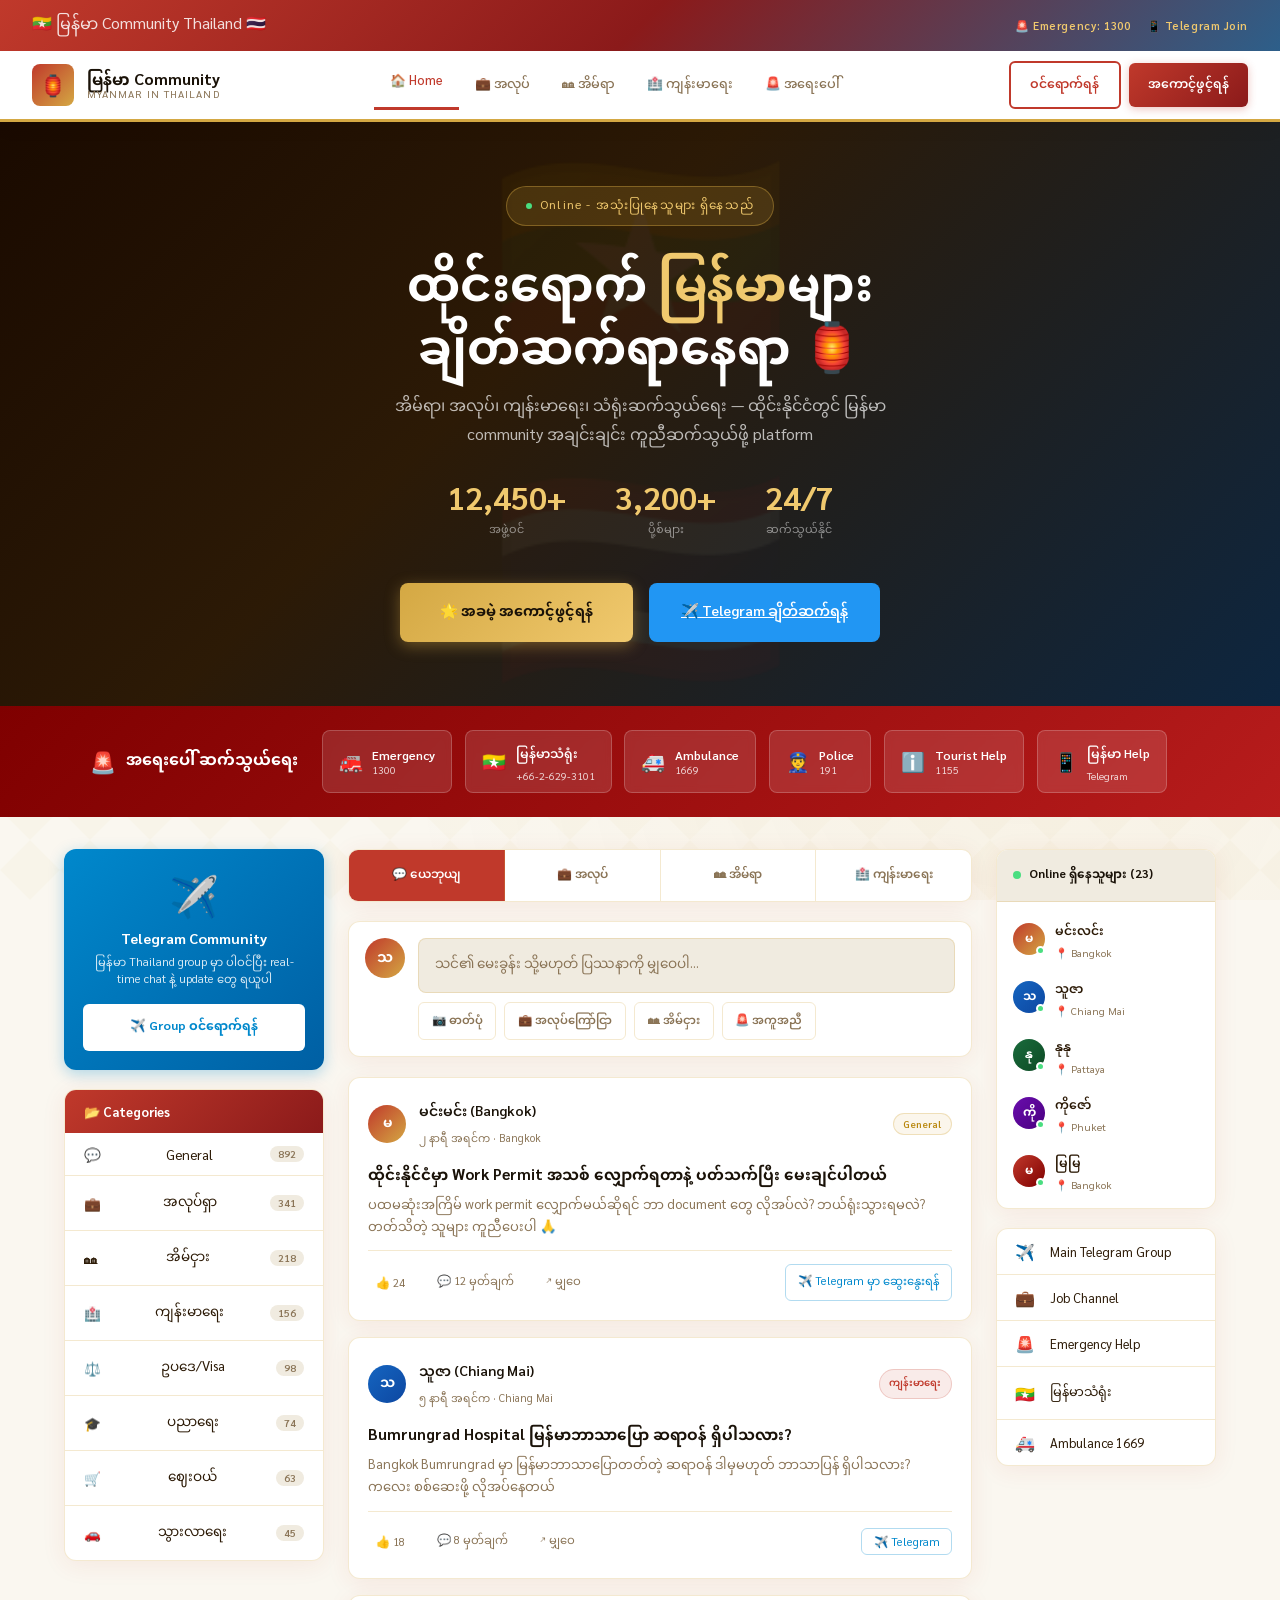
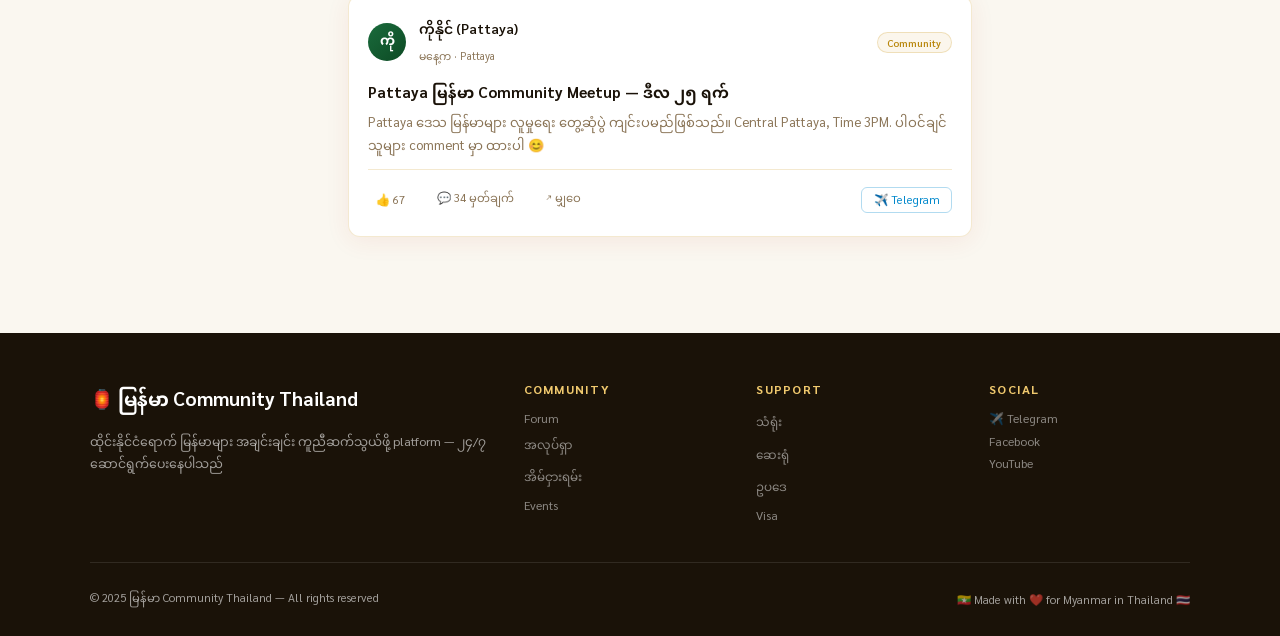
<file: myanmar-community (1).html>
<!DOCTYPE html>
<html lang="my">
<head>
<meta charset="UTF-8">
<meta name="viewport" content="width=device-width, initial-scale=1.0">
<title>မြန်မာ Community Thailand 🇲🇲🇹🇭</title>
<link href="https://fonts.googleapis.com/css2?family=Noto+Sans+Myanmar:wght@300;400;500;600;700&family=Sarabun:wght@300;400;500;600;700&family=Playfair+Display:wght@700;900&display=swap" rel="stylesheet">
<style>
:root {
  --red: #c0392b;
  --gold: #d4a843;
  --gold-light: #f0c96e;
  --green: #1a6b3c;
  --blue: #1565c0;
  --thai-blue: #2d5f8a;
  --bg: #faf7f0;
  --bg2: #f0ebe0;
  --surface: #ffffff;
  --dark: #1a1208;
  --text: #2c1a06;
  --muted: #8a7456;
  --border: rgba(212,168,67,0.25);
  --shadow: 0 4px 24px rgba(192,57,43,0.08);
}

*, *::before, *::after { margin: 0; padding: 0; box-sizing: border-box; }
html { scroll-behavior: smooth; }

body {
  background: var(--bg);
  color: var(--text);
  font-family: 'Sarabun', 'Noto Sans Myanmar', sans-serif;
  font-weight: 400;
  overflow-x: hidden;
}

/* ── PATTERN BACKGROUND ── */
body::before {
  content: '';
  position: fixed; inset: 0;
  background-image:
    radial-gradient(circle at 20% 20%, rgba(192,57,43,0.04) 0%, transparent 50%),
    radial-gradient(circle at 80% 80%, rgba(212,168,67,0.06) 0%, transparent 50%),
    url("data:image/svg+xml,%3Csvg width='60' height='60' viewBox='0 0 60 60' xmlns='http://www.w3.org/2000/svg'%3E%3Cg fill='none' fill-rule='evenodd'%3E%3Cg fill='%23d4a843' fill-opacity='0.04'%3E%3Cpath d='M30 0l30 30-30 30L0 30z'/%3E%3C/g%3E%3C/g%3E%3C/svg%3E");
  pointer-events: none; z-index: 0;
}

/* ── TOP BANNER ── */
.top-banner {
  background: linear-gradient(135deg, var(--red) 0%, #8b1a1a 50%, var(--thai-blue) 100%);
  padding: 0.5rem 2rem;
  display: flex; justify-content: space-between; align-items: center;
  font-size: 0.75rem; color: rgba(255,255,255,0.85);
  position: relative; z-index: 200;
}
.top-banner .flags { display: flex; gap: 0.5rem; align-items: center; font-size: 1rem; }
.top-banner .emergency-quick {
  display: flex; gap: 1rem;
}
.top-banner .emergency-quick a {
  color: var(--gold-light); text-decoration: none; font-weight: 600;
  font-size: 0.7rem; letter-spacing: 0.05em;
  transition: color 0.2s;
}
.top-banner .emergency-quick a:hover { color: #fff; }

/* ── NAV ── */
nav {
  position: sticky; top: 0; z-index: 100;
  background: var(--surface);
  border-bottom: 3px solid var(--gold);
  box-shadow: 0 2px 20px rgba(0,0,0,0.08);
  padding: 0 2rem;
  display: flex; justify-content: space-between; align-items: center;
}
.nav-brand {
  display: flex; align-items: center; gap: 0.8rem;
  padding: 0.8rem 0; text-decoration: none;
}
.nav-brand-icon {
  width: 42px; height: 42px;
  background: linear-gradient(135deg, var(--red), var(--gold));
  border-radius: 8px;
  display: flex; align-items: center; justify-content: center;
  font-size: 1.3rem;
}
.nav-brand-text { line-height: 1.2; }
.nav-brand-text .main { font-size: 1rem; font-weight: 700; color: var(--dark); }
.nav-brand-text .sub { font-size: 0.65rem; color: var(--muted); letter-spacing: 0.1em; }

.nav-links { display: flex; gap: 0; list-style: none; }
.nav-links a {
  display: block; padding: 1.2rem 1rem;
  font-size: 0.8rem; font-weight: 500; color: var(--muted);
  text-decoration: none; transition: color 0.2s;
  border-bottom: 3px solid transparent; margin-bottom: -3px;
  white-space: nowrap;
}
.nav-links a:hover, .nav-links a.active { color: var(--red); border-bottom-color: var(--red); }

.nav-actions { display: flex; gap: 0.5rem; align-items: center; }
.btn-login {
  padding: 0.5rem 1.2rem; font-size: 0.78rem; font-weight: 600;
  border: 2px solid var(--red); color: var(--red);
  background: transparent; border-radius: 6px;
  cursor: pointer; transition: all 0.2s; font-family: inherit;
}
.btn-login:hover { background: var(--red); color: white; }
.btn-register {
  padding: 0.5rem 1.2rem; font-size: 0.78rem; font-weight: 600;
  border: none; color: white;
  background: linear-gradient(135deg, var(--red), #8b1a1a);
  border-radius: 6px; cursor: pointer; transition: all 0.2s;
  font-family: inherit; box-shadow: 0 2px 8px rgba(192,57,43,0.3);
}
.btn-register:hover { transform: translateY(-1px); box-shadow: 0 4px 12px rgba(192,57,43,0.4); }

/* ── HERO ── */
.hero {
  position: relative; z-index: 2;
  background: linear-gradient(135deg, #1a0a00 0%, #2c1a06 40%, #0d2640 100%);
  padding: 4rem 2rem;
  overflow: hidden;
  text-align: center;
}
.hero::before {
  content: '🇲🇲 🇹🇭';
  position: absolute; font-size: 15rem;
  opacity: 0.04; top: -2rem; left: 50%;
  transform: translateX(-50%);
  pointer-events: none;
}
.hero-badge {
  display: inline-flex; align-items: center; gap: 0.5rem;
  background: rgba(212,168,67,0.15);
  border: 1px solid rgba(212,168,67,0.4);
  padding: 0.4rem 1.2rem; border-radius: 99px;
  font-size: 0.75rem; color: var(--gold-light);
  letter-spacing: 0.1em; margin-bottom: 1.5rem;
  animation: fadeUp 0.6s ease forwards;
}
.pulse-dot { width: 6px; height: 6px; background: #4ade80; border-radius: 50%; animation: pulse 2s infinite; }
@keyframes pulse { 0%,100%{opacity:1;transform:scale(1)} 50%{opacity:0.5;transform:scale(1.5)} }

.hero h1 {
  font-size: clamp(1.8rem, 4vw, 3rem);
  font-weight: 700; color: white; line-height: 1.3;
  margin-bottom: 1rem;
  animation: fadeUp 0.7s 0.1s ease both;
}
.hero h1 span { color: var(--gold-light); }
.hero p {
  font-size: 1rem; color: rgba(255,255,255,0.7);
  max-width: 55ch; margin: 0 auto 2rem;
  line-height: 1.8;
  animation: fadeUp 0.7s 0.2s ease both;
}
.hero-stats {
  display: flex; justify-content: center; gap: 3rem;
  margin-bottom: 2.5rem;
  animation: fadeUp 0.7s 0.3s ease both;
}
.hero-stat { text-align: center; }
.hero-stat .num { font-size: 2rem; font-weight: 700; color: var(--gold-light); line-height: 1; }
.hero-stat .lbl { font-size: 0.7rem; color: rgba(255,255,255,0.5); margin-top: 0.3rem; }

.hero-actions {
  display: flex; gap: 1rem; justify-content: center; flex-wrap: wrap;
  animation: fadeUp 0.7s 0.4s ease both;
}
.hero-btn-main {
  padding: 0.9rem 2.5rem; font-size: 0.9rem; font-weight: 700;
  background: linear-gradient(135deg, var(--gold), var(--gold-light));
  color: var(--dark); border: none; border-radius: 8px;
  cursor: pointer; font-family: inherit;
  box-shadow: 0 4px 15px rgba(212,168,67,0.4);
  transition: all 0.2s;
}
.hero-btn-main:hover { transform: translateY(-2px); box-shadow: 0 6px 20px rgba(212,168,67,0.5); }
.hero-btn-tg {
  padding: 0.9rem 2rem; font-size: 0.9rem; font-weight: 600;
  background: #2196F3; color: white;
  border: none; border-radius: 8px; cursor: pointer;
  font-family: inherit; display: flex; align-items: center; gap: 0.5rem;
  transition: all 0.2s;
}
.hero-btn-tg:hover { background: #1976D2; transform: translateY(-2px); }

/* ── EMERGENCY SECTION ── */
.emergency-section {
  position: relative; z-index: 2;
  background: linear-gradient(135deg, #7f0000, #b71c1c);
  padding: 1.5rem 2rem;
}
.emergency-inner {
  max-width: 1100px; margin: 0 auto;
  display: flex; align-items: center; gap: 1.5rem; flex-wrap: wrap;
}
.emergency-title {
  display: flex; align-items: center; gap: 0.6rem;
  color: white; font-weight: 700; font-size: 1rem;
  white-space: nowrap;
}
.emergency-title .icon { font-size: 1.3rem; animation: shake 2s infinite; }
@keyframes shake { 0%,100%{transform:rotate(0)} 25%{transform:rotate(-10deg)} 75%{transform:rotate(10deg)} }
.emergency-cards {
  display: flex; gap: 0.8rem; flex-wrap: wrap; flex: 1;
}
.emergency-card {
  background: rgba(255,255,255,0.12);
  border: 1px solid rgba(255,255,255,0.2);
  border-radius: 8px; padding: 0.6rem 1rem;
  display: flex; align-items: center; gap: 0.6rem;
  text-decoration: none; color: white;
  transition: all 0.2s; font-size: 0.82rem;
  backdrop-filter: blur(4px);
}
.emergency-card:hover { background: rgba(255,255,255,0.22); transform: translateY(-2px); }
.emergency-card .e-icon { font-size: 1.2rem; }
.emergency-card .e-name { font-weight: 600; font-size: 0.78rem; }
.emergency-card .e-num { font-size: 0.65rem; opacity: 0.8; }

/* ── MAIN LAYOUT ── */
.main-layout {
  max-width: 1200px; margin: 0 auto;
  padding: 2rem 1.5rem;
  display: grid; grid-template-columns: 260px 1fr 220px;
  gap: 1.5rem;
  position: relative; z-index: 2;
}

/* ── SIDEBAR LEFT ── */
.sidebar-left {}
.sidebar-card {
  background: var(--surface);
  border: 1px solid var(--border);
  border-radius: 12px; overflow: hidden;
  margin-bottom: 1.2rem;
  box-shadow: var(--shadow);
}
.sidebar-card-title {
  background: linear-gradient(135deg, var(--red), #8b1a1a);
  color: white; padding: 0.8rem 1.2rem;
  font-size: 0.82rem; font-weight: 700;
  display: flex; align-items: center; gap: 0.5rem;
}
.cat-list { list-style: none; }
.cat-list li a {
  display: flex; align-items: center; justify-content: space-between;
  padding: 0.75rem 1.2rem;
  font-size: 0.85rem; color: var(--text);
  text-decoration: none; border-bottom: 1px solid var(--border);
  transition: background 0.15s;
}
.cat-list li:last-child a { border-bottom: none; }
.cat-list li a:hover { background: rgba(212,168,67,0.08); color: var(--red); }
.cat-list .cat-icon { margin-right: 0.5rem; }
.cat-list .cat-count {
  background: var(--bg2); color: var(--muted);
  font-size: 0.65rem; padding: 0.1rem 0.5rem;
  border-radius: 99px; font-weight: 600;
}

/* Telegram Join Card */
.tg-card {
  background: linear-gradient(135deg, #0088cc, #005fa3);
  border-radius: 12px; padding: 1.2rem;
  color: white; text-align: center;
  margin-bottom: 1.2rem;
  box-shadow: 0 4px 15px rgba(0,136,204,0.3);
}
.tg-card .tg-icon { font-size: 2.5rem; margin-bottom: 0.5rem; }
.tg-card h4 { font-size: 0.9rem; font-weight: 700; margin-bottom: 0.4rem; }
.tg-card p { font-size: 0.72rem; opacity: 0.85; margin-bottom: 1rem; line-height: 1.5; }
.tg-join-btn {
  display: block; background: white; color: #0088cc;
  padding: 0.6rem; border-radius: 6px;
  font-size: 0.78rem; font-weight: 700;
  text-decoration: none; transition: all 0.2s;
}
.tg-join-btn:hover { background: #e3f2fd; transform: translateY(-1px); }

/* ── FEED ── */
.feed {}

/* Tabs */
.feed-tabs {
  display: flex; gap: 0; background: var(--surface);
  border: 1px solid var(--border); border-radius: 10px;
  overflow: hidden; margin-bottom: 1.2rem;
  box-shadow: var(--shadow);
}
.feed-tab {
  flex: 1; padding: 0.8rem 0.5rem;
  font-size: 0.75rem; font-weight: 600; font-family: inherit;
  background: transparent; border: none; cursor: pointer;
  color: var(--muted); transition: all 0.2s;
  border-right: 1px solid var(--border);
  display: flex; align-items: center; justify-content: center; gap: 0.4rem;
}
.feed-tab:last-child { border-right: none; }
.feed-tab.active { background: var(--red); color: white; }
.feed-tab:not(.active):hover { background: var(--bg2); color: var(--red); }

/* Post Box */
.post-box {
  background: var(--surface); border: 1px solid var(--border);
  border-radius: 12px; padding: 1rem;
  margin-bottom: 1.2rem; box-shadow: var(--shadow);
  display: flex; gap: 0.8rem; align-items: flex-start;
}
.avatar {
  width: 40px; height: 40px; border-radius: 50%;
  background: linear-gradient(135deg, var(--red), var(--gold));
  display: flex; align-items: center; justify-content: center;
  color: white; font-weight: 700; font-size: 0.9rem;
  flex-shrink: 0;
}
.post-input-area { flex: 1; }
.post-input-fake {
  width: 100%; padding: 0.7rem 1rem;
  background: var(--bg2); border: 1px solid var(--border);
  border-radius: 8px; font-size: 0.85rem; color: var(--muted);
  cursor: pointer; text-align: left; font-family: inherit;
  transition: border-color 0.2s;
}
.post-input-fake:hover { border-color: var(--red); }
.post-actions-row {
  display: flex; gap: 0.5rem; margin-top: 0.6rem; flex-wrap: wrap;
}
.post-act-btn {
  display: flex; align-items: center; gap: 0.3rem;
  padding: 0.35rem 0.8rem; border-radius: 6px;
  font-size: 0.72rem; font-weight: 600; font-family: inherit;
  border: 1px solid var(--border); background: transparent;
  color: var(--muted); cursor: pointer; transition: all 0.2s;
}
.post-act-btn:hover { background: var(--bg2); color: var(--red); border-color: var(--red); }

/* Post Card */
.post-card {
  background: var(--surface); border: 1px solid var(--border);
  border-radius: 12px; padding: 1.2rem;
  margin-bottom: 1rem; box-shadow: var(--shadow);
  transition: transform 0.2s, box-shadow 0.2s;
}
.post-card:hover { transform: translateY(-2px); box-shadow: 0 8px 30px rgba(0,0,0,0.1); }
.post-header { display: flex; align-items: center; gap: 0.8rem; margin-bottom: 0.8rem; }
.post-avatar {
  width: 38px; height: 38px; border-radius: 50%;
  background: linear-gradient(135deg, var(--red), var(--gold));
  display: flex; align-items: center; justify-content: center;
  color: white; font-weight: 700; font-size: 0.85rem;
  flex-shrink: 0;
}
.post-meta {}
.post-author { font-size: 0.88rem; font-weight: 600; color: var(--dark); }
.post-time { font-size: 0.68rem; color: var(--muted); }
.post-badge {
  margin-left: auto; font-size: 0.62rem; padding: 0.2rem 0.6rem;
  border-radius: 99px; font-weight: 600; white-space: nowrap;
}
.badge-housing { background: rgba(21,101,192,0.1); color: var(--blue); border: 1px solid rgba(21,101,192,0.2); }
.badge-job { background: rgba(26,107,60,0.1); color: var(--green); border: 1px solid rgba(26,107,60,0.2); }
.badge-general { background: rgba(212,168,67,0.1); color: #b8860b; border: 1px solid rgba(212,168,67,0.3); }
.badge-health { background: rgba(192,57,43,0.1); color: var(--red); border: 1px solid rgba(192,57,43,0.2); }
.post-title { font-size: 0.95rem; font-weight: 700; color: var(--dark); margin-bottom: 0.5rem; line-height: 1.4; }
.post-body { font-size: 0.82rem; color: var(--muted); line-height: 1.7; margin-bottom: 0.8rem; }
.post-footer {
  display: flex; align-items: center; gap: 1rem;
  padding-top: 0.8rem; border-top: 1px solid var(--border);
}
.post-action {
  display: flex; align-items: center; gap: 0.3rem;
  font-size: 0.72rem; color: var(--muted);
  background: none; border: none; cursor: pointer;
  font-family: inherit; padding: 0.3rem 0.5rem;
  border-radius: 6px; transition: all 0.2s;
}
.post-action:hover { background: var(--bg2); color: var(--red); }
.post-tg-link {
  margin-left: auto; display: flex; align-items: center; gap: 0.4rem;
  font-size: 0.72rem; color: #0088cc; text-decoration: none;
  padding: 0.3rem 0.7rem; border-radius: 6px;
  border: 1px solid rgba(0,136,204,0.3);
  transition: all 0.2s;
}
.post-tg-link:hover { background: rgba(0,136,204,0.08); }

/* Job/Housing Cards */
.listing-card {
  background: var(--surface); border: 1px solid var(--border);
  border-radius: 12px; padding: 1.2rem;
  margin-bottom: 1rem; box-shadow: var(--shadow);
  display: flex; gap: 1rem;
  transition: transform 0.2s;
}
.listing-card:hover { transform: translateY(-2px); }
.listing-icon {
  width: 50px; height: 50px; border-radius: 10px;
  display: flex; align-items: center; justify-content: center;
  font-size: 1.5rem; flex-shrink: 0;
}
.listing-icon.job { background: rgba(26,107,60,0.1); }
.listing-icon.housing { background: rgba(21,101,192,0.1); }
.listing-info { flex: 1; }
.listing-title { font-size: 0.92rem; font-weight: 700; color: var(--dark); margin-bottom: 0.3rem; }
.listing-sub { font-size: 0.75rem; color: var(--muted); margin-bottom: 0.5rem; }
.listing-tags { display: flex; gap: 0.4rem; flex-wrap: wrap; }
.listing-tag {
  font-size: 0.65rem; padding: 0.15rem 0.5rem; border-radius: 4px;
  background: var(--bg2); color: var(--muted);
}
.listing-action {
  display: flex; flex-direction: column; align-items: flex-end; justify-content: space-between;
}
.listing-price { font-size: 0.9rem; font-weight: 700; color: var(--green); }
.listing-btn {
  padding: 0.4rem 0.9rem; font-size: 0.72rem; font-weight: 600;
  background: var(--green); color: white; border: none;
  border-radius: 6px; cursor: pointer; font-family: inherit;
  transition: all 0.2s;
}
.listing-btn.blue { background: var(--blue); }
.listing-btn:hover { opacity: 0.85; }

/* ── RIGHT SIDEBAR ── */
.sidebar-right {}
.online-card {
  background: var(--surface); border: 1px solid var(--border);
  border-radius: 12px; overflow: hidden;
  margin-bottom: 1.2rem; box-shadow: var(--shadow);
}
.online-header {
  padding: 0.8rem 1rem; background: var(--bg2);
  font-size: 0.75rem; font-weight: 700; color: var(--dark);
  display: flex; align-items: center; gap: 0.5rem;
  border-bottom: 1px solid var(--border);
}
.online-dot { width: 8px; height: 8px; background: #4ade80; border-radius: 50%; }
.online-list { padding: 0.5rem; }
.online-user {
  display: flex; align-items: center; gap: 0.6rem;
  padding: 0.5rem 0.5rem; border-radius: 8px; cursor: pointer;
  transition: background 0.15s;
}
.online-user:hover { background: var(--bg2); }
.online-avatar {
  width: 32px; height: 32px; border-radius: 50%;
  background: linear-gradient(135deg, var(--red), var(--gold));
  display: flex; align-items: center; justify-content: center;
  color: white; font-size: 0.75rem; font-weight: 700;
  flex-shrink: 0; position: relative;
}
.online-avatar::after {
  content: ''; position: absolute; bottom: 0; right: 0;
  width: 9px; height: 9px; background: #4ade80;
  border: 2px solid white; border-radius: 50%;
}
.online-name { font-size: 0.78rem; font-weight: 600; }
.online-loc { font-size: 0.65rem; color: var(--muted); }

/* Quick Links */
.quick-links { background: var(--surface); border: 1px solid var(--border); border-radius: 12px; overflow: hidden; box-shadow: var(--shadow); }
.quick-link-item {
  display: flex; align-items: center; gap: 0.8rem;
  padding: 0.75rem 1rem; border-bottom: 1px solid var(--border);
  text-decoration: none; color: var(--text); font-size: 0.8rem;
  transition: background 0.15s;
}
.quick-link-item:last-child { border-bottom: none; }
.quick-link-item:hover { background: var(--bg2); color: var(--red); }
.quick-link-item .ql-icon { font-size: 1rem; width: 24px; text-align: center; }

/* ── MODAL ── */
.modal-overlay {
  position: fixed; inset: 0; z-index: 1000;
  background: rgba(0,0,0,0.6); backdrop-filter: blur(4px);
  display: flex; align-items: center; justify-content: center;
  padding: 1rem;
  opacity: 0; pointer-events: none; transition: opacity 0.3s;
}
.modal-overlay.open { opacity: 1; pointer-events: all; }
.modal {
  background: var(--surface); border-radius: 16px;
  padding: 2rem; width: 100%; max-width: 440px;
  box-shadow: 0 20px 60px rgba(0,0,0,0.3);
  transform: translateY(20px); transition: transform 0.3s;
  position: relative;
}
.modal-overlay.open .modal { transform: translateY(0); }
.modal-close {
  position: absolute; top: 1rem; right: 1rem;
  background: var(--bg2); border: none; border-radius: 50%;
  width: 32px; height: 32px; cursor: pointer; font-size: 1rem;
  display: flex; align-items: center; justify-content: center;
  color: var(--muted); transition: all 0.2s;
}
.modal-close:hover { background: var(--border); color: var(--dark); }
.modal-title {
  font-size: 1.3rem; font-weight: 700; color: var(--dark);
  margin-bottom: 0.3rem;
}
.modal-subtitle { font-size: 0.8rem; color: var(--muted); margin-bottom: 1.5rem; }
.modal-tabs { display: flex; gap: 0; margin-bottom: 1.5rem; border-radius: 8px; overflow: hidden; border: 1px solid var(--border); }
.modal-tab {
  flex: 1; padding: 0.6rem; font-size: 0.8rem; font-weight: 600;
  background: transparent; border: none; cursor: pointer; font-family: inherit;
  color: var(--muted); transition: all 0.2s;
}
.modal-tab.active { background: var(--red); color: white; }
.form-group { margin-bottom: 1rem; }
.form-label { font-size: 0.72rem; font-weight: 600; color: var(--muted); letter-spacing: 0.08em; display: block; margin-bottom: 0.4rem; }
.form-input {
  width: 100%; padding: 0.75rem 1rem;
  background: var(--bg2); border: 1px solid var(--border);
  border-radius: 8px; font-size: 0.88rem; color: var(--dark);
  font-family: inherit; outline: none; transition: border-color 0.2s;
}
.form-input:focus { border-color: var(--red); background: white; }
.form-row { display: grid; grid-template-columns: 1fr 1fr; gap: 0.8rem; }
.btn-form {
  width: 100%; padding: 0.85rem; font-size: 0.9rem; font-weight: 700;
  background: linear-gradient(135deg, var(--red), #8b1a1a);
  color: white; border: none; border-radius: 8px; cursor: pointer;
  font-family: inherit; margin-top: 0.5rem;
  box-shadow: 0 4px 12px rgba(192,57,43,0.3);
  transition: all 0.2s;
}
.btn-form:hover { transform: translateY(-1px); box-shadow: 0 6px 16px rgba(192,57,43,0.4); }
.divider { text-align: center; color: var(--muted); font-size: 0.75rem; margin: 1rem 0; position: relative; }
.divider::before, .divider::after {
  content: ''; position: absolute; top: 50%;
  width: 40%; height: 1px; background: var(--border);
}
.divider::before { left: 0; }
.divider::after { right: 0; }
.btn-tg-login {
  width: 100%; padding: 0.8rem; font-size: 0.85rem; font-weight: 600;
  background: #2196F3; color: white; border: none; border-radius: 8px;
  cursor: pointer; font-family: inherit; display: flex; align-items: center;
  justify-content: center; gap: 0.5rem; transition: all 0.2s;
}
.btn-tg-login:hover { background: #1976D2; }

/* ── FOOTER ── */
footer {
  background: var(--dark); color: rgba(255,255,255,0.6);
  padding: 3rem 2rem 1.5rem;
  position: relative; z-index: 2;
  margin-top: 3rem;
}
.footer-grid {
  max-width: 1100px; margin: 0 auto;
  display: grid; grid-template-columns: 2fr 1fr 1fr 1fr;
  gap: 2rem; margin-bottom: 2rem;
}
.footer-brand-col .brand-name {
  font-size: 1.2rem; font-weight: 700; color: white; margin-bottom: 0.5rem;
}
.footer-brand-col p { font-size: 0.78rem; line-height: 1.7; }
.footer-col h5 { color: var(--gold-light); font-size: 0.78rem; letter-spacing: 0.1em; margin-bottom: 0.8rem; font-weight: 700; }
.footer-col a { display: block; font-size: 0.75rem; color: rgba(255,255,255,0.5); text-decoration: none; margin-bottom: 0.4rem; transition: color 0.2s; }
.footer-col a:hover { color: var(--gold-light); }
.footer-bottom {
  max-width: 1100px; margin: 0 auto;
  padding-top: 1.5rem; border-top: 1px solid rgba(255,255,255,0.1);
  display: flex; justify-content: space-between; align-items: center;
  font-size: 0.72rem;
}

/* ── ANIMATIONS ── */
@keyframes fadeUp { from{opacity:0;transform:translateY(20px)} to{opacity:1;transform:translateY(0)} }

/* ── RESPONSIVE ── */
@media (max-width: 960px) {
  .main-layout { grid-template-columns: 1fr; }
  .sidebar-left, .sidebar-right { display: none; }
  .footer-grid { grid-template-columns: 1fr 1fr; }
}
@media (max-width: 600px) {
  .hero-stats { gap: 1.5rem; }
  .hero-stat .num { font-size: 1.5rem; }
  .nav-links { display: none; }
  .emergency-cards { gap: 0.5rem; }
  .footer-grid { grid-template-columns: 1fr; }
  .top-banner .emergency-quick { display: none; }
}

/* Tab panels */
.tab-panel { display: none; }
.tab-panel.active { display: block; }
</style>
</head>
<body>

<!-- TOP BANNER -->
<div class="top-banner">
  <div class="flags">🇲🇲 မြန်မာ Community Thailand 🇹🇭</div>
  <div class="emergency-quick">
    <a href="tel:1300">🚨 Emergency: 1300</a>
    <a href="https://t.me/myanmar_thailand_community" target="_blank">📱 Telegram Join</a>
  </div>
</div>

<!-- NAV -->
<nav>
  <a href="#" class="nav-brand">
    <div class="nav-brand-icon">🏮</div>
    <div class="nav-brand-text">
      <div class="main">မြန်မာ Community</div>
      <div class="sub">MYANMAR IN THAILAND</div>
    </div>
  </a>
  <ul class="nav-links">
    <li><a href="#" class="active" id="nav-general" onclick="navClick('general',event)">🏠 Home</a></li>
    <li><a href="#" id="nav-jobs" onclick="navClick('jobs',event)">💼 အလုပ်</a></li>
    <li><a href="#" id="nav-housing" onclick="navClick('housing',event)">🏘 အိမ်ရာ</a></li>
    <li><a href="#" id="nav-health" onclick="navClick('health',event)">🏥 ကျန်းမာရေး</a></li>
    <li><a href="#emergency-section" onclick="scrollToEmergency(event)">🚨 အရေးပေါ်</a></li>
  </ul>
  <div class="nav-actions">
    <button class="btn-login" onclick="openModal('login')">ဝင်ရောက်ရန်</button>
    <button class="btn-register" onclick="openModal('register')">အကောင့်ဖွင့်ရန်</button>
  </div>
</nav>

<!-- HERO -->
<div class="hero">
  <div class="hero-badge"><span class="pulse-dot"></span> Online - အသုံးပြုနေသူများ ရှိနေသည်</div>
  <h1>ထိုင်းရောက် <span>မြန်မာ</span>များ<br>ချိတ်ဆက်ရာနေရာ 🏮</h1>
  <p>အိမ်ရာ၊ အလုပ်၊ ကျန်းမာရေး၊ သံရုံးဆက်သွယ်ရေး — ထိုင်းနိုင်ငံတွင် မြန်မာ community အချင်းချင်း ကူညီဆက်သွယ်ဖို့ platform</p>
  <div class="hero-stats">
    <div class="hero-stat"><div class="num">12,450+</div><div class="lbl">အဖွဲ့ဝင်</div></div>
    <div class="hero-stat"><div class="num">3,200+</div><div class="lbl">ပို့စ်များ</div></div>
    <div class="hero-stat"><div class="num">24/7</div><div class="lbl">ဆက်သွယ်နိုင်</div></div>
  </div>
  <div class="hero-actions">
    <button class="hero-btn-main" onclick="openModal('register')">🌟 အခမဲ့ အကောင့်ဖွင့်ရန်</button>
    <a href="https://t.me/myanmar_thailand_community" target="_blank" class="hero-btn-tg">✈️ Telegram ချိတ်ဆက်ရန်</a>
  </div>
</div>

<!-- EMERGENCY -->
<div class="emergency-section" id="emergency-section">
  <div class="emergency-inner">
    <div class="emergency-title"><span class="icon">🚨</span> အရေးပေါ် ဆက်သွယ်ရေး</div>
    <div class="emergency-cards">
      <a href="tel:1300" class="emergency-card">
        <span class="e-icon">🚒</span>
        <div><div class="e-name">Emergency</div><div class="e-num">1300</div></div>
      </a>
      <a href="tel:+6626293101" class="emergency-card">
        <span class="e-icon">🇲🇲</span>
        <div><div class="e-name">မြန်မာသံရုံး</div><div class="e-num">+66-2-629-3101</div></div>
      </a>
      <a href="tel:1669" class="emergency-card">
        <span class="e-icon">🚑</span>
        <div><div class="e-name">Ambulance</div><div class="e-num">1669</div></div>
      </a>
      <a href="tel:191" class="emergency-card">
        <span class="e-icon">👮</span>
        <div><div class="e-name">Police</div><div class="e-num">191</div></div>
      </a>
      <a href="tel:1155" class="emergency-card">
        <span class="e-icon">ℹ️</span>
        <div><div class="e-name">Tourist Help</div><div class="e-num">1155</div></div>
      </a>
      <a href="https://t.me/myanmar_thailand_community" target="_blank" class="emergency-card">
        <span class="e-icon">📱</span>
        <div><div class="e-name">မြန်မာ Help</div><div class="e-num">Telegram</div></div>
      </a>
    </div>
  </div>
</div>

<!-- MAIN -->
<div class="main-layout">

  <!-- LEFT SIDEBAR -->
  <aside class="sidebar-left">
    <!-- Telegram Card -->
    <div class="tg-card">
      <div class="tg-icon">✈️</div>
      <h4>Telegram Community</h4>
      <p>မြန်မာ Thailand group မှာ ပါဝင်ပြီး real-time chat နဲ့ update တွေ ရယူပါ</p>
      <a href="https://t.me/myanmar_thailand_community" target="_blank" class="tg-join-btn">✈️ Group ဝင်ရောက်ရန်</a>
    </div>

    <!-- Categories -->
    <div class="sidebar-card">
      <div class="sidebar-card-title">📂 Categories</div>
      <ul class="cat-list">
        <li><a href="#" onclick="showTab('general')"><span class="cat-icon">💬</span> General<span class="cat-count">892</span></a></li>
        <li><a href="#" onclick="showTab('jobs')"><span class="cat-icon">💼</span> အလုပ်ရှာ<span class="cat-count">341</span></a></li>
        <li><a href="#" onclick="showTab('housing')"><span class="cat-icon">🏘</span> အိမ်ငှား<span class="cat-count">218</span></a></li>
        <li><a href="#" onclick="showTab('health')"><span class="cat-icon">🏥</span> ကျန်းမာရေး<span class="cat-count">156</span></a></li>
        <li><a href="#"><span class="cat-icon">⚖️</span> ဥပဒေ/Visa<span class="cat-count">98</span></a></li>
        <li><a href="#"><span class="cat-icon">🎓</span> ပညာရေး<span class="cat-count">74</span></a></li>
        <li><a href="#"><span class="cat-icon">🛒</span> ဈေးဝယ်<span class="cat-count">63</span></a></li>
        <li><a href="#"><span class="cat-icon">🚗</span> သွားလာရေး<span class="cat-count">45</span></a></li>
      </ul>
    </div>
  </aside>

  <!-- FEED -->
  <main class="feed">
    <!-- Tabs -->
    <div class="feed-tabs">
      <button class="feed-tab active" onclick="switchFeedTab(this,'general')">💬 ယေဘုယျ</button>
      <button class="feed-tab" onclick="switchFeedTab(this,'jobs')">💼 အလုပ်</button>
      <button class="feed-tab" onclick="switchFeedTab(this,'housing')">🏘 အိမ်ရာ</button>
      <button class="feed-tab" onclick="switchFeedTab(this,'health')">🏥 ကျန်းမာရေး</button>
    </div>

    <!-- Post Box -->
    <div class="post-box">
      <div class="avatar">သ</div>
      <div class="post-input-area">
        <button class="post-input-fake" onclick="openModal('register')">သင်၏ မေးခွန်း သို့မဟုတ် ပြဿနာကို မျှဝေပါ...</button>
        <div class="post-actions-row">
          <button class="post-act-btn" onclick="openModal('register')">📷 ဓာတ်ပုံ</button>
          <button class="post-act-btn" onclick="openModal('register')">💼 အလုပ်ကြော်ငြာ</button>
          <button class="post-act-btn" onclick="openModal('register')">🏘 အိမ်ငှား</button>
          <button class="post-act-btn" onclick="openModal('register')">🚨 အကူအညီ</button>
        </div>
      </div>
    </div>

    <!-- GENERAL TAB -->
    <div class="tab-panel active" id="panel-general">
      <div class="post-card">
        <div class="post-header">
          <div class="post-avatar">မ</div>
          <div class="post-meta">
            <div class="post-author">မင်းမင်း (Bangkok)</div>
            <div class="post-time">၂ နာရီ အရင်က · Bangkok</div>
          </div>
          <span class="post-badge badge-general">General</span>
        </div>
        <div class="post-title">ထိုင်းနိုင်ငံမှာ Work Permit အသစ် လျှောက်ရတာနဲ့ ပတ်သက်ပြီး မေးချင်ပါတယ်</div>
        <div class="post-body">ပထမဆုံးအကြိမ် work permit လျှောက်မယ်ဆိုရင် ဘာ document တွေ လိုအပ်လဲ? ဘယ်ရုံးသွားရမလဲ? တတ်သိတဲ့ သူများ ကူညီပေးပါ 🙏</div>
        <div class="post-footer">
          <button class="post-action">👍 24</button>
          <button class="post-action">💬 12 မှတ်ချက်</button>
          <button class="post-action">↗ မျှဝေ</button>
          <a href="https://t.me/myanmar_thailand_community" target="_blank" class="post-tg-link">✈️ Telegram မှာ ဆွေးနွေးရန်</a>
        </div>
      </div>

      <div class="post-card">
        <div class="post-header">
          <div class="post-avatar" style="background:linear-gradient(135deg,#1565c0,#0d47a1)">သ</div>
          <div class="post-meta">
            <div class="post-author">သူဇာ (Chiang Mai)</div>
            <div class="post-time">၅ နာရီ အရင်က · Chiang Mai</div>
          </div>
          <span class="post-badge badge-health">ကျန်းမာရေး</span>
        </div>
        <div class="post-title">Bumrungrad Hospital မြန်မာဘာသာပြော ဆရာဝန် ရှိပါသလား?</div>
        <div class="post-body">Bangkok Bumrungrad မှာ မြန်မာဘာသာပြောတတ်တဲ့ ဆရာဝန် ဒါမှမဟုတ် ဘာသာပြန် ရှိပါသလား? ကလေး စစ်ဆေးဖို့ လိုအပ်နေတယ်</div>
        <div class="post-footer">
          <button class="post-action">👍 18</button>
          <button class="post-action">💬 8 မှတ်ချက်</button>
          <button class="post-action">↗ မျှဝေ</button>
          <a href="https://t.me/myanmar_thailand_community" target="_blank" class="post-tg-link">✈️ Telegram</a>
        </div>
      </div>

      <div class="post-card">
        <div class="post-header">
          <div class="post-avatar" style="background:linear-gradient(135deg,#1a6b3c,#0d4a24)">ကို</div>
          <div class="post-meta">
            <div class="post-author">ကိုနိုင် (Pattaya)</div>
            <div class="post-time">မနေ့က · Pattaya</div>
          </div>
          <span class="post-badge badge-general">Community</span>
        </div>
        <div class="post-title">Pattaya မြန်မာ Community Meetup — ဒီလ ၂၅ ရက်</div>
        <div class="post-body">Pattaya ဒေသ မြန်မာများ လူမှုရေး တွေ့ဆုံပွဲ ကျင်းပမည်ဖြစ်သည်။ Central Pattaya, Time 3PM. ပါဝင်ချင်သူများ comment မှာ ထားပါ 😊</div>
        <div class="post-footer">
          <button class="post-action">👍 67</button>
          <button class="post-action">💬 34 မှတ်ချက်</button>
          <button class="post-action">↗ မျှဝေ</button>
          <a href="https://t.me/myanmar_thailand_community" target="_blank" class="post-tg-link">✈️ Telegram</a>
        </div>
      </div>
    </div>

    <!-- JOBS TAB -->
    <div class="tab-panel" id="panel-jobs">
      <div class="listing-card">
        <div class="listing-icon job">💼</div>
        <div class="listing-info">
          <div class="listing-title">Restaurant Staff (မြန်မာ/ထိုင်း)</div>
          <div class="listing-sub">📍 Sukhumvit, Bangkok · Full-time</div>
          <div class="listing-tags">
            <span class="listing-tag">မြန်မာဘာသာ</span>
            <span class="listing-tag">ထိုင်းဘာသာ မလိုအပ်</span>
            <span class="listing-tag">Visa Support</span>
          </div>
        </div>
        <div class="listing-action">
          <div class="listing-price">฿18,000/လ</div>
          <button class="listing-btn" onclick="openModal('register')">လျှောက်ရန်</button>
        </div>
      </div>
      <div class="listing-card">
        <div class="listing-icon job">🏭</div>
        <div class="listing-info">
          <div class="listing-title">Factory Worker — Electronic Parts</div>
          <div class="listing-sub">📍 Samut Prakan · Full-time + OT</div>
          <div class="listing-tags">
            <span class="listing-tag">OT ရ</span>
            <span class="listing-tag">ပိတ်ရက်ထောက်ပံ့</span>
            <span class="listing-tag">Hostel ပါ</span>
          </div>
        </div>
        <div class="listing-action">
          <div class="listing-price">฿15,000+</div>
          <button class="listing-btn" onclick="openModal('register')">လျှောက်ရန်</button>
        </div>
      </div>
      <div class="listing-card">
        <div class="listing-icon job">🍜</div>
        <div class="listing-info">
          <div class="listing-title">မြန်မာဆိုင် Cashier + Server</div>
          <div class="listing-sub">📍 Pratunam, Bangkok · Part-time OK</div>
          <div class="listing-tags">
            <span class="listing-tag">Part-time OK</span>
            <span class="listing-tag">ကျောင်းနေ OK</span>
          </div>
        </div>
        <div class="listing-action">
          <div class="listing-price">฿12,000/လ</div>
          <button class="listing-btn" onclick="openModal('register')">ဆက်သွယ်ရန်</button>
        </div>
      </div>
    </div>

    <!-- HOUSING TAB -->
    <div class="tab-panel" id="panel-housing">
      <div class="listing-card">
        <div class="listing-icon housing">🏢</div>
        <div class="listing-info">
          <div class="listing-title">Studio Condo ငှားရန် — Min Buri</div>
          <div class="listing-sub">📍 Min Buri, Bangkok · MRT ကပ်</div>
          <div class="listing-tags">
            <span class="listing-tag">WiFi ပါ</span>
            <span class="listing-tag">မြန်မာပိုင်</span>
            <span class="listing-tag">ချက်ပြုတ်ရ</span>
          </div>
        </div>
        <div class="listing-action">
          <div class="listing-price" style="color:var(--blue)">฿4,500/လ</div>
          <button class="listing-btn blue" onclick="openModal('register')">ဆက်သွယ်ရန်</button>
        </div>
      </div>
      <div class="listing-card">
        <div class="listing-icon housing">🏠</div>
        <div class="listing-info">
          <div class="listing-title">Room Share — ၂ ယောက် အတူနေ</div>
          <div class="listing-sub">📍 Lat Krabang, Bangkok · အလုပ်ကပ်</div>
          <div class="listing-tags">
            <span class="listing-tag">မြန်မာ roommate</span>
            <span class="listing-tag">ရေ/မီးပါ</span>
          </div>
        </div>
        <div class="listing-action">
          <div class="listing-price" style="color:var(--blue)">฿2,800/လ</div>
          <button class="listing-btn blue" onclick="openModal('register')">ဆက်သွယ်ရန်</button>
        </div>
      </div>
    </div>

    <!-- HEALTH TAB -->
    <div class="tab-panel" id="panel-health">
      <div class="post-card">
        <div class="post-header">
          <div class="post-avatar" style="background:linear-gradient(135deg,#c0392b,#7f0000)">ဆ</div>
          <div class="post-meta">
            <div class="post-author">ဆရာဝန် Dr. Min (Admin)</div>
            <div class="post-time">Official Info · ထပ်ခါထပ်ခါ ကြည့်ရှုနိုင်</div>
          </div>
          <span class="post-badge badge-health">⭐ Official</span>
        </div>
        <div class="post-title">ထိုင်းနိုင်ငံ မြန်မာဘာသာပြော ဆေးရုံများ စာရင်း</div>
        <div class="post-body">Bangkok: Samitivej, Bumrungrad (Interpreter ရ) | Chiang Mai: Rajavej Hospital | Pattaya: Bangkok Hospital Pattaya — အဆင်ပြေမည့် ဆေးရုံများ list</div>
        <div class="post-footer">
          <button class="post-action">👍 142</button>
          <button class="post-action">💾 သိမ်းဆည်း</button>
          <a href="https://t.me/myanmar_thailand_community" target="_blank" class="post-tg-link">✈️ Health Group</a>
        </div>
      </div>
    </div>
  </main>

  <!-- RIGHT SIDEBAR -->
  <aside class="sidebar-right">
    <!-- Online Now -->
    <div class="online-card">
      <div class="online-header"><span class="online-dot"></span> Online ရှိနေသူများ (23)</div>
      <div class="online-list">
        <div class="online-user"><div class="online-avatar">မ</div><div><div class="online-name">မင်းလင်း</div><div class="online-loc">📍 Bangkok</div></div></div>
        <div class="online-user"><div class="online-avatar" style="background:linear-gradient(135deg,#1565c0,#0d47a1)">သ</div><div><div class="online-name">သူဇာ</div><div class="online-loc">📍 Chiang Mai</div></div></div>
        <div class="online-user"><div class="online-avatar" style="background:linear-gradient(135deg,#1a6b3c,#0d4a24)">နု</div><div><div class="online-name">နုနု</div><div class="online-loc">📍 Pattaya</div></div></div>
        <div class="online-user"><div class="online-avatar" style="background:linear-gradient(135deg,#6a0dad,#4a0080)">ကို</div><div><div class="online-name">ကိုဇော်</div><div class="online-loc">📍 Phuket</div></div></div>
        <div class="online-user"><div class="online-avatar" style="background:linear-gradient(135deg,#c0392b,#7f0000)">မ</div><div><div class="online-name">မြမြ</div><div class="online-loc">📍 Bangkok</div></div></div>
      </div>
    </div>

    <!-- Quick Links -->
    <div class="quick-links">
      <a href="https://t.me/myanmar_thailand_community" target="_blank" class="quick-link-item">
        <span class="ql-icon">✈️</span> Main Telegram Group
      </a>
      <a href="https://t.me/myanmar_thailand_community" target="_blank" class="quick-link-item">
        <span class="ql-icon">💼</span> Job Channel
      </a>
      <a href="https://t.me/myanmar_thailand_community" target="_blank" class="quick-link-item">
        <span class="ql-icon">🚨</span> Emergency Help
      </a>
      <a href="tel:+6626293101" class="quick-link-item">
        <span class="ql-icon">🇲🇲</span> မြန်မာသံရုံး
      </a>
      <a href="tel:1669" class="quick-link-item">
        <span class="ql-icon">🚑</span> Ambulance 1669
      </a>
    </div>
  </aside>
</div>

<!-- FOOTER -->
<footer>
  <div class="footer-grid">
    <div class="footer-brand-col">
      <div class="brand-name">🏮 မြန်မာ Community Thailand</div>
      <p>ထိုင်းနိုင်ငံရောက် မြန်မာများ အချင်းချင်း ကူညီဆက်သွယ်ဖို့ platform — ၂၄/၇ ဆောင်ရွက်ပေးနေပါသည်</p>
    </div>
    <div class="footer-col">
      <h5>COMMUNITY</h5>
      <a href="#">Forum</a>
      <a href="#">အလုပ်ရှာ</a>
      <a href="#">အိမ်ငှားရမ်း</a>
      <a href="#">Events</a>
    </div>
    <div class="footer-col">
      <h5>SUPPORT</h5>
      <a href="#">သံရုံး</a>
      <a href="#">ဆေးရုံ</a>
      <a href="#">ဥပဒေ</a>
      <a href="#">Visa</a>
    </div>
    <div class="footer-col">
      <h5>SOCIAL</h5>
      <a href="https://t.me/myanmar_thailand_community" target="_blank">✈️ Telegram</a>
      <a href="#">Facebook</a>
      <a href="#">YouTube</a>
    </div>
  </div>
  <div class="footer-bottom">
    <span>© 2025 မြန်မာ Community Thailand — All rights reserved</span>
    <span>🇲🇲 Made with ❤️ for Myanmar in Thailand 🇹🇭</span>
  </div>
</footer>

<!-- MODAL -->
<div class="modal-overlay" id="modal" onclick="closeModalOutside(event)">
  <div class="modal">
    <button class="modal-close" onclick="closeModal()">✕</button>
    <div class="modal-title" id="modal-title">အကောင့်ဖွင့်ရန်</div>
    <div class="modal-subtitle">မြန်မာ Community Thailand မိသားစုထဲ ပါဝင်ပါ 🏮</div>
    <div class="modal-tabs">
      <button class="modal-tab" id="tab-login" onclick="switchModal('login')">ဝင်ရောက်ရန်</button>
      <button class="modal-tab active" id="tab-register" onclick="switchModal('register')">အကောင့်ဖွင့်ရန်</button>
    </div>

    <!-- LOGIN FORM -->
    <div id="form-login" style="display:none">
      <div class="form-group">
        <label class="form-label">EMAIL</label>
        <input type="email" class="form-input" placeholder="your@email.com">
      </div>
      <div class="form-group">
        <label class="form-label">PASSWORD</label>
        <input type="password" class="form-input" placeholder="••••••••">
      </div>
      <button class="btn-form">ဝင်ရောက်ရန်</button>
      <div class="divider">or</div>
      <a href="https://t.me/myanmar_thailand_community" target="_blank" class="btn-tg-login">✈️ Telegram နဲ့ ဆက်သွယ်ရန်</a>
    </div>

    <!-- REGISTER FORM -->
    <div id="form-register">
      <div class="form-row">
        <div class="form-group">
          <label class="form-label">နာမည် (မြန်မာ)</label>
          <input type="text" class="form-input" placeholder="ကိုမင်း">
        </div>
        <div class="form-group">
          <label class="form-label">နာမည် (English)</label>
          <input type="text" class="form-input" placeholder="Ko Min">
        </div>
      </div>
      <div class="form-group">
        <label class="form-label">EMAIL</label>
        <input type="email" class="form-input" placeholder="your@email.com">
      </div>
      <div class="form-group">
        <label class="form-label">ဖုန်း / WhatsApp</label>
        <input type="tel" class="form-input" placeholder="+66 xx xxx xxxx">
      </div>
      <div class="form-group">
        <label class="form-label">ဘယ်မြို့မှာ နေသလဲ</label>
        <select class="form-input">
          <option>Bangkok</option>
          <option>Chiang Mai</option>
          <option>Pattaya</option>
          <option>Phuket</option>
          <option>Other</option>
        </select>
      </div>
      <div class="form-group">
        <label class="form-label">PASSWORD</label>
        <input type="password" class="form-input" placeholder="••••••••">
      </div>
      <button class="btn-form">🌟 အကောင့်ဖွင့်ရန်</button>
      <div class="divider">or</div>
      <a href="https://t.me/myanmar_thailand_community" target="_blank" class="btn-tg-login">✈️ Telegram Community ဝင်ရောက်ရန်</a>
    </div>
  </div>
</div>

<script>
// Nav click — switch tab AND scroll to feed
function navClick(panel, e) {
  e.preventDefault();
  // Switch feed tab
  const panels = ['general','jobs','housing','health'];
  document.querySelectorAll('.feed-tab').forEach(t => t.classList.remove('active'));
  document.querySelectorAll('.tab-panel').forEach(p => p.classList.remove('active'));
  document.querySelectorAll('.nav-links a').forEach(a => a.classList.remove('active'));
  const idx = panels.indexOf(panel);
  if (idx >= 0) {
    document.querySelectorAll('.feed-tab')[idx].classList.add('active');
    document.getElementById('panel-' + panel).classList.add('active');
  }
  document.getElementById('nav-' + panel)?.classList.add('active');
  // Scroll to feed area
  document.querySelector('.feed').scrollIntoView({ behavior: 'smooth', block: 'start' });
}

function scrollToEmergency(e) {
  e.preventDefault();
  document.getElementById('emergency-section').scrollIntoView({ behavior: 'smooth', block: 'start' });
}

// Tab switcher (feed tabs)
function switchFeedTab(btn, panel) {
  document.querySelectorAll('.feed-tab').forEach(t => t.classList.remove('active'));
  document.querySelectorAll('.tab-panel').forEach(p => p.classList.remove('active'));
  document.querySelectorAll('.nav-links a').forEach(a => a.classList.remove('active'));
  btn.classList.add('active');
  document.getElementById('panel-' + panel).classList.add('active');
  document.getElementById('nav-' + panel)?.classList.add('active');
}

function showTab(panel) {
  navClick(panel, { preventDefault: () => {} });
}

// Modal
function openModal(type) {
  document.getElementById('modal').classList.add('open');
  switchModal(type);
}
function closeModal() {
  document.getElementById('modal').classList.remove('open');
}
function closeModalOutside(e) {
  if (e.target.id === 'modal') closeModal();
}
function switchModal(type) {
  document.getElementById('form-login').style.display = type === 'login' ? 'block' : 'none';
  document.getElementById('form-register').style.display = type === 'register' ? 'block' : 'none';
  document.getElementById('tab-login').classList.toggle('active', type === 'login');
  document.getElementById('tab-register').classList.toggle('active', type === 'register');
  document.getElementById('modal-title').textContent = type === 'login' ? 'ဝင်ရောက်ရန်' : 'အကောင့်ဖွင့်ရန်';
}

// Post actions
document.querySelectorAll('.post-action').forEach(btn => {
  btn.addEventListener('click', function() {
    if (this.textContent.includes('👍')) {
      const num = parseInt(this.textContent.replace(/\D/g,'')) + 1;
      this.textContent = '👍 ' + num;
      this.style.color = 'var(--red)';
    }
  });
});
</script>
</body>
</html>
</file>
